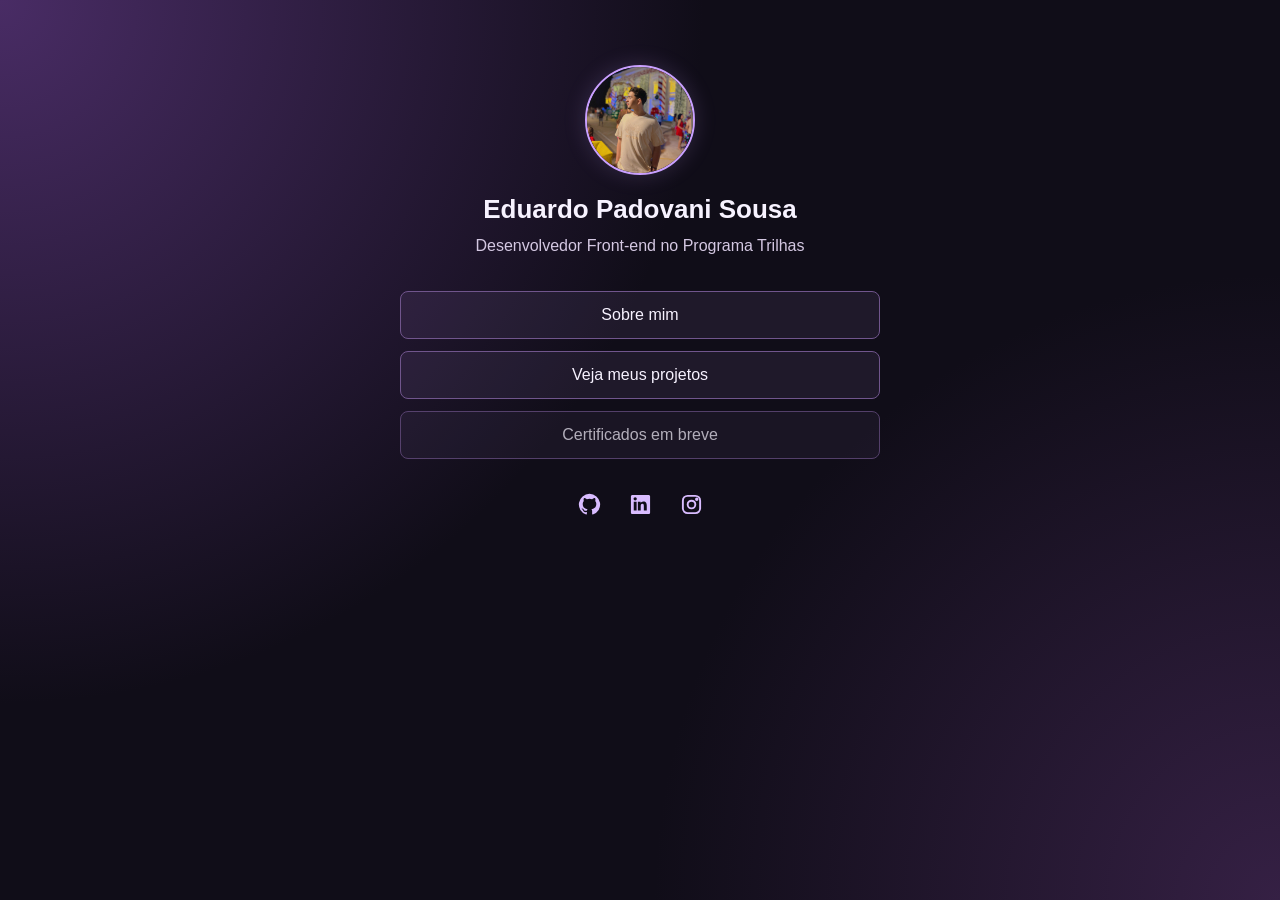
<file: index.html>
<!DOCTYPE html>
<html lang="pt-BR">
<head>
    <meta charset="UTF-8">
    <meta name="viewport" content="width=device-width, initial-scale=1.0">
    <meta name="description" content="Portfólio de Eduardo Padovani Sousa, estudante de desenvolvimento Front-end.">
    <title>Eduardo Padovani | Portfólio</title>
    <link rel="stylesheet" href="style.css">
</head>
<body>

    <main class="container">

        <header class="perfil">
            <img src="img/perfil.jpg.jpeg"
                 alt="Foto de Eduardo Padovani Sousa"
                 class="foto-perfil">

            <h1>Eduardo Padovani Sousa</h1>
            <p>Desenvolvedor Front-end no Programa Trilhas</p>
        </header>

        <nav class="botoes" aria-label="Menu principal">
            <a href="sobre.html" class="botao">Sobre mim</a>
            <a href="projetos.html" class="botao">Veja meus projetos</a>
            
<a href="#" class="botao" aria-disabled="true"
   onclick="return false;"
   style="opacity: 0.7; cursor: default;">
    Certificados em breve
</a>

        </nav>

        
<footer class="redes">
    <!-- GitHub -->
    <a href="https://github.com/padovani-dev" target="_blank" rel="noopener noreferrer" aria-label="GitHub">
        <svg class="icone-social" viewBox="0 0 24 24" fill="currentColor">
            <path d="M12 .9a11.1 11.1 0 0 0-3.51 21.63c.55.1.76-.24.76-.54v-2.1c-3.1.67-3.76-1.32-3.76-1.32-.5-1.29-1.23-1.63-1.23-1.63-1.01-.69.08-.68.08-.68 1.12.08 1.71 1.15 1.71 1.15 1 1.71 2.62 1.22 3.26.93.1-.72.39-1.22.71-1.5-2.48-.28-5.09-1.24-5.09-5.53 0-1.22.44-2.22 1.15-3-.12-.28-.5-1.42.11-2.96 0 0 .94-.3 3.05 1.15a10.6 10.6 0 0 1 5.55 0c2.11-1.45 3.05-1.15 3.05-1.15.61 1.54.23 2.68.11 2.96.72.78 1.15 1.78 1.15 3 0 4.3-2.61 5.25-5.1 5.52.4.35.75 1.03.75 2.08v3.08c0 .3.2.65.77.54A11.1 11.1 0 0 0 12 .9Z"/>
        </svg>
    </a>

    <!-- LinkedIn -->
    <a href="https://www.linkedin.com/in/eduardo-padovani-6b62aa445/" target="_blank" rel="noopener noreferrer" aria-label="LinkedIn">
        <svg class="icone-social" viewBox="0 0 24 24" fill="currentColor">
            <path d="M20.45 2H3.55C2.69 2 2 2.68 2 3.52v16.96c0 .84.69 1.52 1.55 1.52h16.9c.86 0 1.55-.68 1.55-1.52V3.52c0-.84-.69-1.52-1.55-1.52ZM7.93 18.34H4.96V9.02h2.97v9.32ZM6.45 7.75a1.72 1.72 0 1 1 0-3.44 1.72 1.72 0 0 1 0 3.44Zm12 10.59h-2.97v-4.53c0-1.08-.02-2.47-1.51-2.47-1.51 0-1.74 1.18-1.74 2.39v4.61H9.26V9.02h2.85v1.27h.04c.4-.73 1.37-1.51 2.82-1.51 3.01 0 3.57 1.98 3.57 4.56v5Z"/>
        </svg>
    </a>

    <!-- Instagram -->
    <a href="https://www.instagram.com/e.padovani_/" target="_blank" rel="noopener noreferrer" aria-label="Instagram">
        <svg class="icone-social" viewBox="0 0 24 24" fill="none" stroke="currentColor" stroke-width="2" stroke-linecap="round" stroke-linejoin="round">
            <rect x="3" y="3" width="18" height="18" rx="5"/>
            <circle cx="12" cy="12" r="4"/>
            <circle cx="17.5" cy="6.5" r="0.8" fill="currentColor"/>
        </svg>
    </a>
</footer>


    </main>

</body>
</html>
</file>
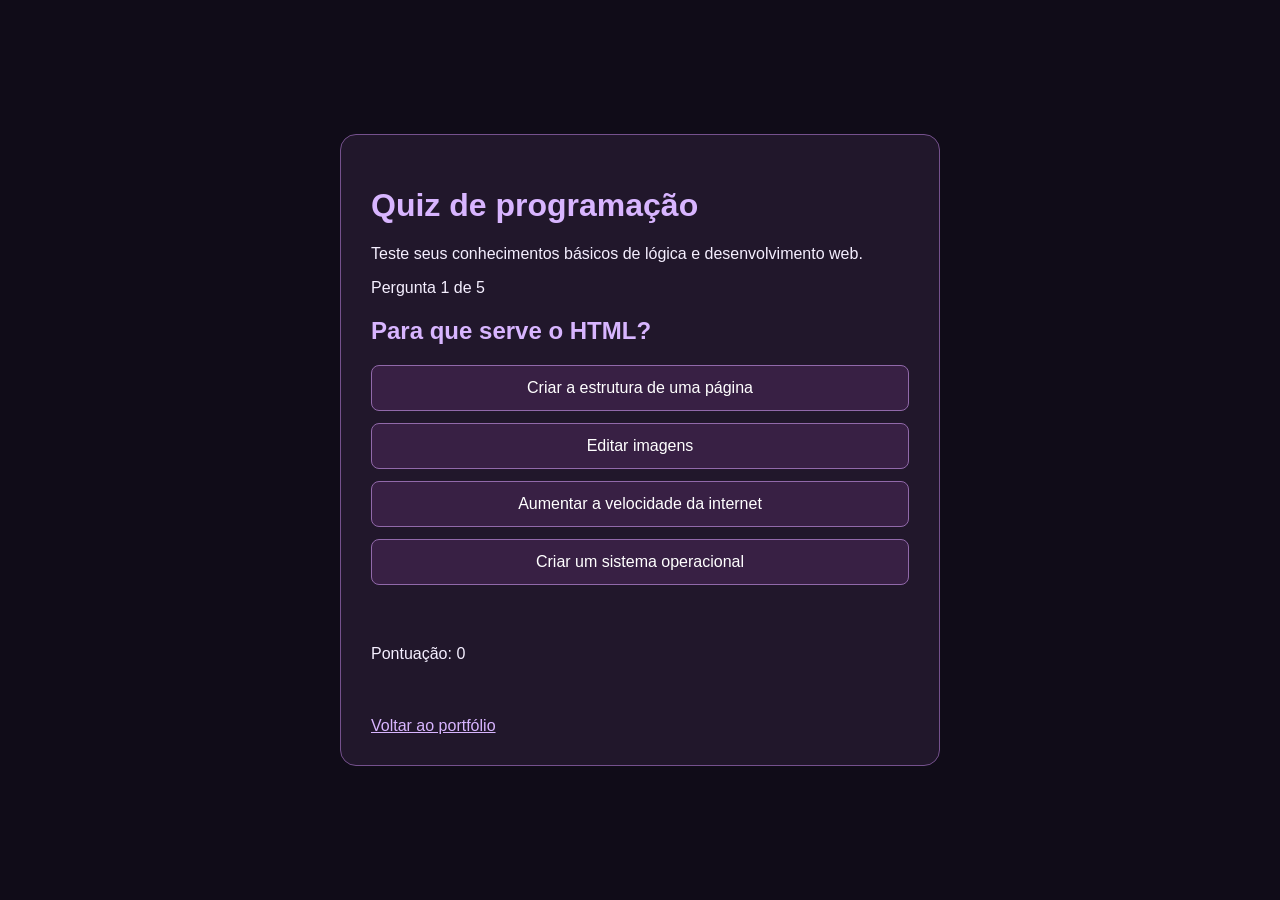
<file: logica.html>
<!DOCTYPE html>
<html lang="pt-BR">
<head>
    <meta charset="UTF-8">
    <meta name="viewport" content="width=device-width, initial-scale=1.0">
    <title>Quiz de programação</title>

    <style>
        * { box-sizing: border-box; }

        body {
            margin: 0;
            min-height: 100vh;
            display: flex;
            justify-content: center;
            align-items: center;
            padding: 20px;
            font-family: Arial, sans-serif;
            background: #100c18;
            color: #f5efff;
        }

        .quiz {
            width: 100%;
            max-width: 600px;
            padding: 30px;
            border: 1px solid #75518d;
            border-radius: 16px;
            background: #21172b;
        }

        h1, h2 { color: #d8b5ff; }

        .alternativas {
            display: grid;
            gap: 12px;
            margin: 20px 0;
        }

        button {
            padding: 13px;
            border: 1px solid #9169aa;
            border-radius: 8px;
            background: #382044;
            color: white;
            font-size: 16px;
            cursor: pointer;
        }

        button:hover:not(:disabled) { background: #65427c; }
        button:disabled { cursor: default; opacity: .8; }

        #feedback {
            min-height: 24px;
            line-height: 1.5;
        }

        .correta { border-color: #62d99b; }
        .errada { border-color: #ff8585; }

        .voltar {
            display: inline-block;
            margin-top: 20px;
            color: #d8b5ff;
        }
    </style>
</head>

<body>
    <main class="quiz">
        <h1>Quiz de programação</h1>
        <p>Teste seus conhecimentos básicos de lógica e desenvolvimento web.</p>

        <p id="progresso"></p>
        <h2 id="pergunta"></h2>

        <div id="alternativas" class="alternativas"></div>

        <p id="feedback" aria-live="polite"></p>
        <p id="pontuacao"></p>

        <button id="proximo" hidden>Próxima pergunta</button>
        <button id="reiniciar" hidden>Jogar novamente</button>

        <br>
        <a class="voltar" href="index.html">Voltar ao portfólio</a>
    </main>

    <script>
        const perguntas = [
            {
                pergunta: "Para que serve o HTML?",
                alternativas: [
                    "Criar a estrutura de uma página",
                    "Editar imagens",
                    "Aumentar a velocidade da internet",
                    "Criar um sistema operacional"
                ],
                correta: 0
            },
            {
                pergunta: "Qual tecnologia é usada para estilizar páginas?",
                alternativas: ["Python", "CSS", "SQL", "HTML apenas"],
                correta: 1
            },
            {
                pergunta: "O que é uma variável?",
                alternativas: [
                    "Um tipo de computador",
                    "Uma página da internet",
                    "Um espaço para armazenar um valor",
                    "Um erro de programação"
                ],
                correta: 2
            },
            {
                pergunta: "Para que serve uma condição IF?",
                alternativas: [
                    "Para criar imagens",
                    "Para testar uma condição",
                    "Para desligar o computador",
                    "Para apagar todos os dados"
                ],
                correta: 1
            },
            {
                pergunta: "O que é um algoritmo?",
                alternativas: [
                    "Uma sequência de passos para resolver um problema",
                    "Uma linguagem de marcação",
                    "Um componente físico",
                    "Um tipo de monitor"
                ],
                correta: 0
            }
        ];

        let indice = 0;
        let pontos = 0;
        let respondeu = false;

        const perguntaEl = document.getElementById("pergunta");
        const alternativasEl = document.getElementById("alternativas");
        const feedbackEl = document.getElementById("feedback");
        const progressoEl = document.getElementById("progresso");
        const pontuacaoEl = document.getElementById("pontuacao");
        const proximoBtn = document.getElementById("proximo");
        const reiniciarBtn = document.getElementById("reiniciar");

        function mostrarPergunta() {
            respondeu = false;
            const atual = perguntas[indice];

            progressoEl.textContent =
                `Pergunta ${indice + 1} de ${perguntas.length}`;

            perguntaEl.textContent = atual.pergunta;
            alternativasEl.replaceChildren();
            feedbackEl.textContent = "";
            pontuacaoEl.textContent = `Pontuação: ${pontos}`;
            proximoBtn.hidden = true;
            reiniciarBtn.hidden = true;

            atual.alternativas.forEach((texto, i) => {
                const botao = document.createElement("button");
                botao.textContent = texto;
                botao.addEventListener("click", () => verificarResposta(i));
                alternativasEl.appendChild(botao);
            });
        }

        function verificarResposta(escolha) {
            if (respondeu) return;
            respondeu = true;

            const correta = perguntas[indice].correta;
            const botoes = alternativasEl.querySelectorAll("button");

            botoes.forEach((botao, i) => {
                botao.disabled = true;
                if (i === correta) botao.classList.add("correta");
                if (i === escolha && i !== correta) {
                    botao.classList.add("errada");
                }
            });

            if (escolha === correta) {
                pontos++;
                feedbackEl.textContent = "Resposta correta! Muito bem!";
            } else {
                feedbackEl.textContent =
                    "Não foi dessa vez. A resposta correta está destacada.";
            }

            pontuacaoEl.textContent = `Pontuação: ${pontos}`;
            proximoBtn.hidden = false;

            if (indice === perguntas.length - 1) {
                proximoBtn.textContent = "Ver resultado";
            } else {
                proximoBtn.textContent = "Próxima pergunta";
            }
        }

        proximoBtn.addEventListener("click", () => {
            if (indice < perguntas.length - 1) {
                indice++;
                mostrarPergunta();
            } else {
                mostrarResultado();
            }
        });

        function mostrarResultado() {
            perguntaEl.textContent = "Quiz concluído!";
            progressoEl.textContent = "Você terminou todas as perguntas.";
            alternativasEl.replaceChildren();
            feedbackEl.textContent =
                pontos === perguntas.length
                    ? "Excelente! Você acertou todas!"
                    : "Continue praticando para melhorar seus conhecimentos!";
            pontuacaoEl.textContent =
                `Resultado final: ${pontos} de ${perguntas.length} pontos.`;

            proximoBtn.hidden = true;
            reiniciarBtn.hidden = false;
        }

        reiniciarBtn.addEventListener("click", () => {
            indice = 0;
            pontos = 0;
            proximoBtn.textContent = "Próxima pergunta";
            mostrarPergunta();
        });

        mostrarPergunta();
    </script>
</body>
</html>
</file>
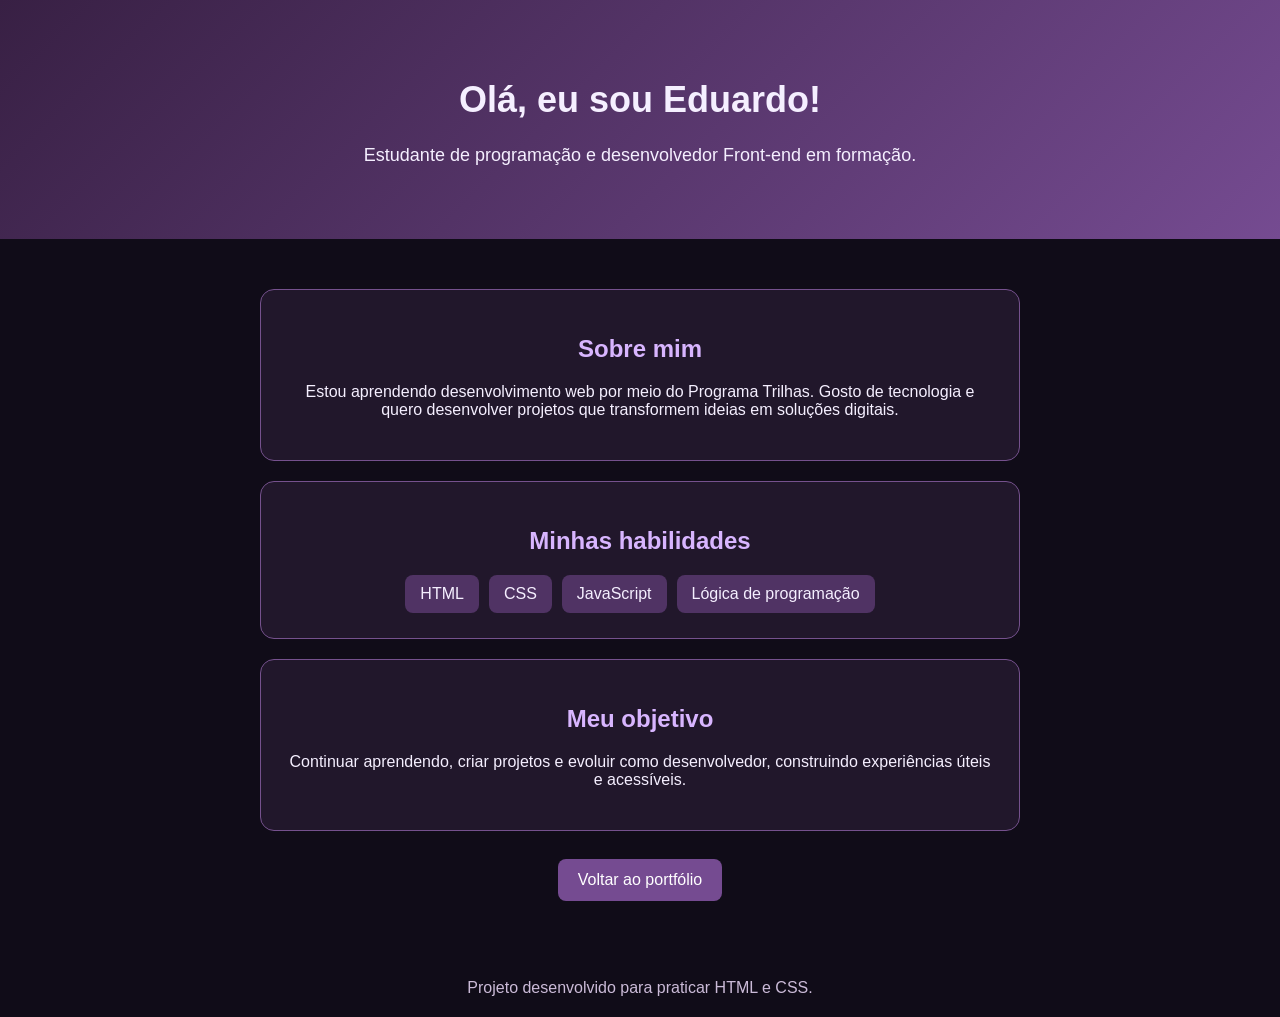
<file: meu-site.html>
<!DOCTYPE html>
<html lang="pt-BR">
<head>
    <meta charset="UTF-8">
    <meta name="viewport" content="width=device-width, initial-scale=1.0">
    <title>Meu primeiro site</title>

    <style>
        * { box-sizing: border-box; }

        body {
            margin: 0;
            font-family: Arial, sans-serif;
            background: #100c18;
            color: #f5efff;
            text-align: center;
        }

        header {
            padding: 55px 20px;
            background: linear-gradient(135deg, #382044, #754b91);
        }

        header h1 { font-size: 36px; }
        header p { font-size: 18px; }

        main {
            max-width: 800px;
            margin: 30px auto;
            padding: 20px;
        }

        section {
            background: #21172b;
            border: 1px solid #75518d;
            border-radius: 14px;
            padding: 25px;
            margin-bottom: 20px;
        }

        h2 { color: #d8b5ff; }

        .habilidades {
            display: flex;
            justify-content: center;
            flex-wrap: wrap;
            gap: 10px;
        }

        .habilidades span {
            background: #503364;
            padding: 10px 15px;
            border-radius: 8px;
        }

        a {
            display: inline-block;
            margin: 8px;
            padding: 12px 20px;
            border-radius: 8px;
            background: #754b91;
            color: white;
            text-decoration: none;
        }

        a:hover { background: #9367b0; }

        footer {
            padding: 20px;
            color: #cbbbd8;
        }
    </style>
</head>

<body>
    <header>
        <h1>Olá, eu sou Eduardo!</h1>
        <p>Estudante de programação e desenvolvedor Front-end em formação.</p>
    </header>

    <main>
        <section>
            <h2>Sobre mim</h2>
            <p>
                Estou aprendendo desenvolvimento web por meio do Programa
                Trilhas. Gosto de tecnologia e quero desenvolver projetos
                que transformem ideias em soluções digitais.
            </p>
        </section>

        <section>
            <h2>Minhas habilidades</h2>
            <div class="habilidades">
                <span>HTML</span>
                <span>CSS</span>
                <span>JavaScript</span>
                <span>Lógica de programação</span>
            </div>
        </section>

        <section>
            <h2>Meu objetivo</h2>
            <p>
                Continuar aprendendo, criar projetos e evoluir como
                desenvolvedor, construindo experiências úteis e acessíveis.
            </p>
        </section>

        <a href="index.html">Voltar ao portfólio</a>
    </main>

    <footer>
        Projeto desenvolvido para praticar HTML e CSS.
    </footer>
</body>
</html>
</file>
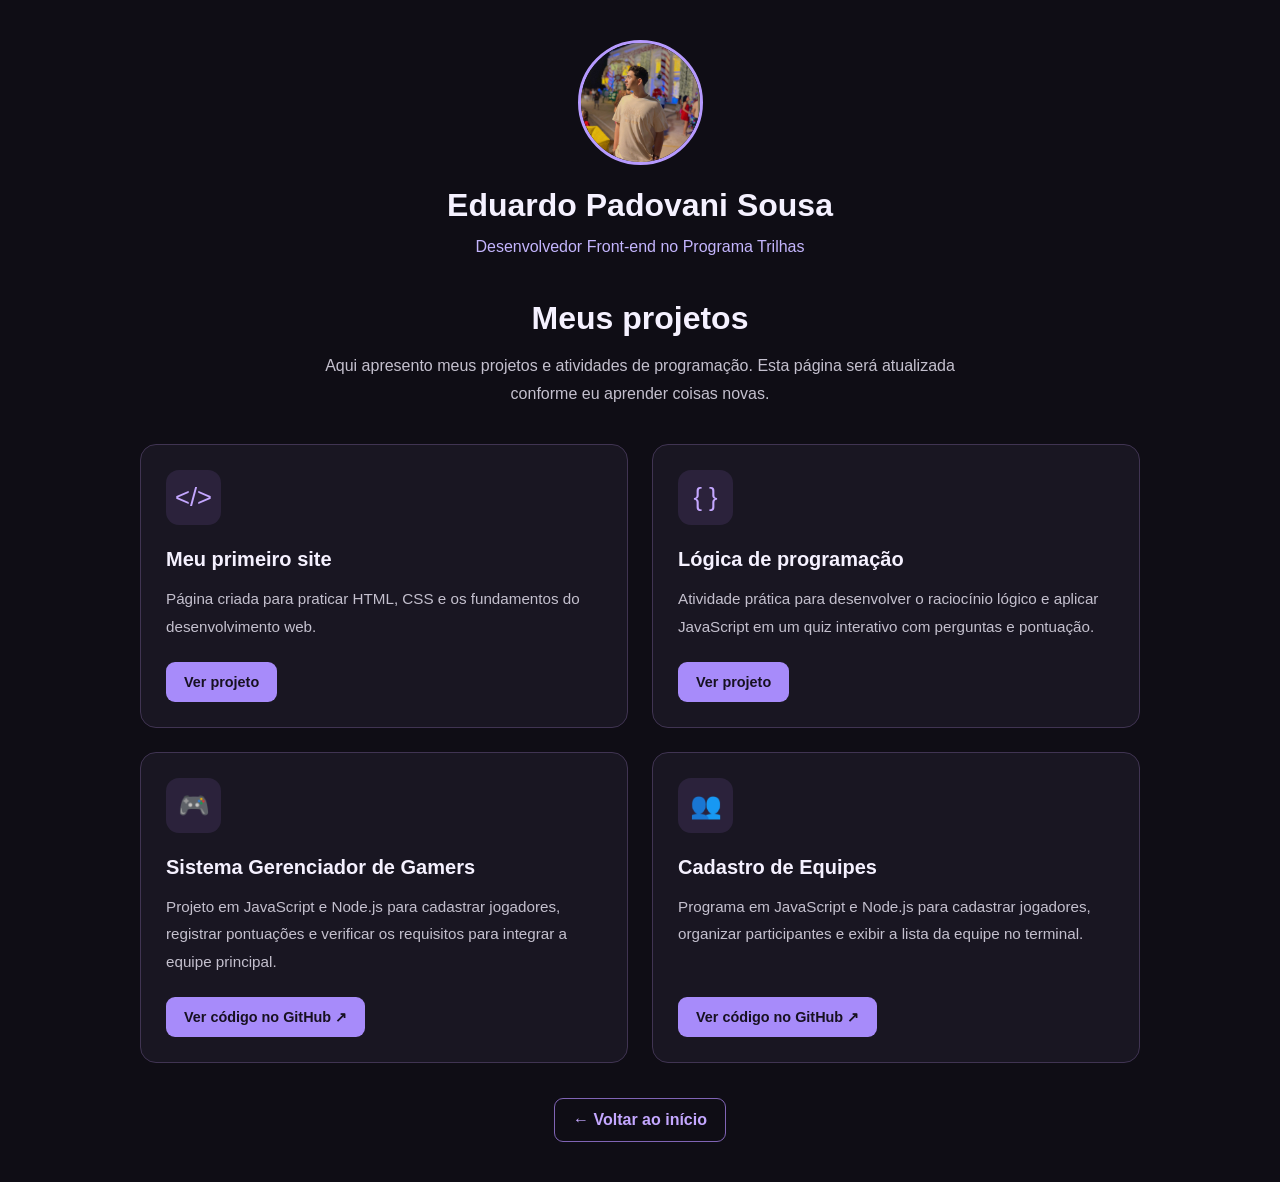
<file: projetos.html>
<!DOCTYPE html>
<html lang="pt-BR">
<head>
    <meta charset="UTF-8">
    <meta name="viewport" content="width=device-width, initial-scale=1.0">

    <title>Meus Projetos | Eduardo Padovani</title>

    <style>
        * {
            margin: 0;
            padding: 0;
            box-sizing: border-box;
        }

        body {
            font-family: Arial, Helvetica, sans-serif;
            background: #0f0d15;
            color: #f5f1ff;
            min-height: 100vh;
            padding: 40px 20px;
        }

        .container {
            width: 100%;
            max-width: 1000px;
            margin: 0 auto;
        }

        .perfil {
            text-align: center;
            margin-bottom: 40px;
        }

        .foto-perfil {
            width: 125px;
            height: 125px;
            object-fit: cover;
            border-radius: 50%;
            border: 3px solid #b69aff;
            margin-bottom: 18px;
        }

        .perfil h1 {
            font-size: 2rem;
            margin-bottom: 10px;
        }

        .perfil p {
            color: #c4b5fd;
            line-height: 1.6;
        }

        .conteudo h2 {
            text-align: center;
            font-size: 2rem;
            margin-bottom: 15px;
        }

        .introducao {
            text-align: center;
            color: #c4c0ce;
            line-height: 1.8;
            max-width: 650px;
            margin: 0 auto 35px;
        }

        .projetos {
            display: grid;
            grid-template-columns: repeat(2, minmax(0, 1fr));
            gap: 24px;
        }

        .card-projeto {
            display: flex;
            flex-direction: column;
            align-items: flex-start;
            background: #191622;
            border: 1px solid #403452;
            border-radius: 16px;
            padding: 25px;
            transition: transform 0.25s ease,
                        border-color 0.25s ease;
        }

        .card-projeto:hover {
            transform: translateY(-5px);
            border-color: #b69aff;
        }

        .imagem-projeto {
            display: flex;
            align-items: center;
            justify-content: center;
            width: 55px;
            height: 55px;
            background: #2b223b;
            border-radius: 13px;
            color: #c4a7ff;
            font-size: 1.6rem;
            margin-bottom: 20px;
        }

        .texto-projeto {
            display: flex;
            flex-direction: column;
            align-items: flex-start;
            flex: 1;
            width: 100%;
        }

        .texto-projeto h3 {
            font-size: 1.25rem;
            line-height: 1.4;
            margin-bottom: 12px;
        }

        .texto-projeto p {
            color: #c4c0ce;
            font-size: 0.95rem;
            line-height: 1.8;
            margin-bottom: 22px;
        }

        .botao {
            display: inline-block;
            text-align: center;
            background: #a78bfa;
            color: #171121;
            padding: 12px 18px;
            border-radius: 9px;
            text-decoration: none;
            font-weight: bold;
            transition: background 0.25s ease,
                        transform 0.25s ease;
        }

        .botao:hover {
            background: #c4b5fd;
            transform: translateY(-2px);
        }

        .botao-menor {
            margin-top: auto;
            font-size: 0.9rem;
        }

        .voltar {
            display: block;
            width: fit-content;
            margin: 35px auto 0;
            background: transparent;
            color: #c4a7ff;
            border: 1px solid #8064b5;
        }

        .voltar:hover {
            background: #29213a;
            color: #ffffff;
        }

        @media (max-width: 650px) {
            body {
                padding: 30px 16px;
            }

            .perfil h1 {
                font-size: 1.65rem;
            }

            .conteudo h2 {
                font-size: 1.7rem;
            }

            .projetos {
                grid-template-columns: 1fr;
            }

            .card-projeto {
                padding: 22px;
            }
        }
    </style>
</head>

<body>

    <main class="container">

        <header class="perfil">
            <img
                src="img/perfil.jpg.jpeg"
                alt="Foto de Eduardo Padovani Sousa"
                class="foto-perfil"
            >

            <h1>Eduardo Padovani Sousa</h1>

            <p>Desenvolvedor Front-end no Programa Trilhas</p>
        </header>

        <section class="conteudo">

            <h2>Meus projetos</h2>

            <p class="introducao">
                Aqui apresento meus projetos e atividades de programação.
                Esta página será atualizada conforme eu aprender coisas novas.
            </p>

            <div class="projetos">

                <!-- Projeto 1 -->
                <article class="card-projeto">

                    <div class="imagem-projeto" aria-hidden="true">
                        &lt;/&gt;
                    </div>

                    <div class="texto-projeto">
                        <h3>Meu primeiro site</h3>

                        <p>
                            Página criada para praticar HTML, CSS e os
                            fundamentos do desenvolvimento web.
                        </p>

                        <a
                            href="meu-site.html"
                            class="botao botao-menor"
                        >
                            Ver projeto
                        </a>
                    </div>

                </article>

                <!-- Projeto 2 -->
                <article class="card-projeto">

                    <div class="imagem-projeto" aria-hidden="true">
                        { }
                    </div>

                    <div class="texto-projeto">
                        <h3>Lógica de programação</h3>

                        <p>
                            Atividade prática para desenvolver o raciocínio
                            lógico e aplicar JavaScript em um quiz interativo
                            com perguntas e pontuação.
                        </p>

                        <a
                            href="logica.html"
                            class="botao botao-menor"
                        >
                            Ver projeto
                        </a>
                    </div>

                </article>

                <!-- Projeto 3 -->
                <article class="card-projeto">

                    <div class="imagem-projeto" aria-hidden="true">
                        🎮
                    </div>

                    <div class="texto-projeto">
                        <h3>Sistema Gerenciador de Gamers</h3>

                        <p>
                            Projeto em JavaScript e Node.js para cadastrar
                            jogadores, registrar pontuações e verificar
                            os requisitos para integrar a equipe principal.
                        </p>

                        <a
                            href="https://github.com/padovanieduardo977-ui/sistema-gerenciador-de-gamers."
                            target="_blank"
                            rel="noopener noreferrer"
                            class="botao botao-menor"
                        >
                            Ver código no GitHub ↗
                        </a>
                    </div>

                </article>

                <!-- Projeto 4 -->
                <article class="card-projeto">

                    <div class="imagem-projeto" aria-hidden="true">
                        👥
                    </div>

                    <div class="texto-projeto">
                        <h3>Cadastro de Equipes</h3>

                        <p>
                            Programa em JavaScript e Node.js para cadastrar
                            jogadores, organizar participantes e exibir
                            a lista da equipe no terminal.
                        </p>

                        <a
                            href="https://github.com/padovanieduardo977-ui/cadastro-de-equipes"
                            target="_blank"
                            rel="noopener noreferrer"
                            class="botao botao-menor"
                        >
                            Ver código no GitHub ↗
                        </a>
                    </div>

                </article>

            </div>

        </section>

        <a href="index.html" class="botao voltar">
            ← Voltar ao início
        </a>

    </main>

</body>
</html>
</file>
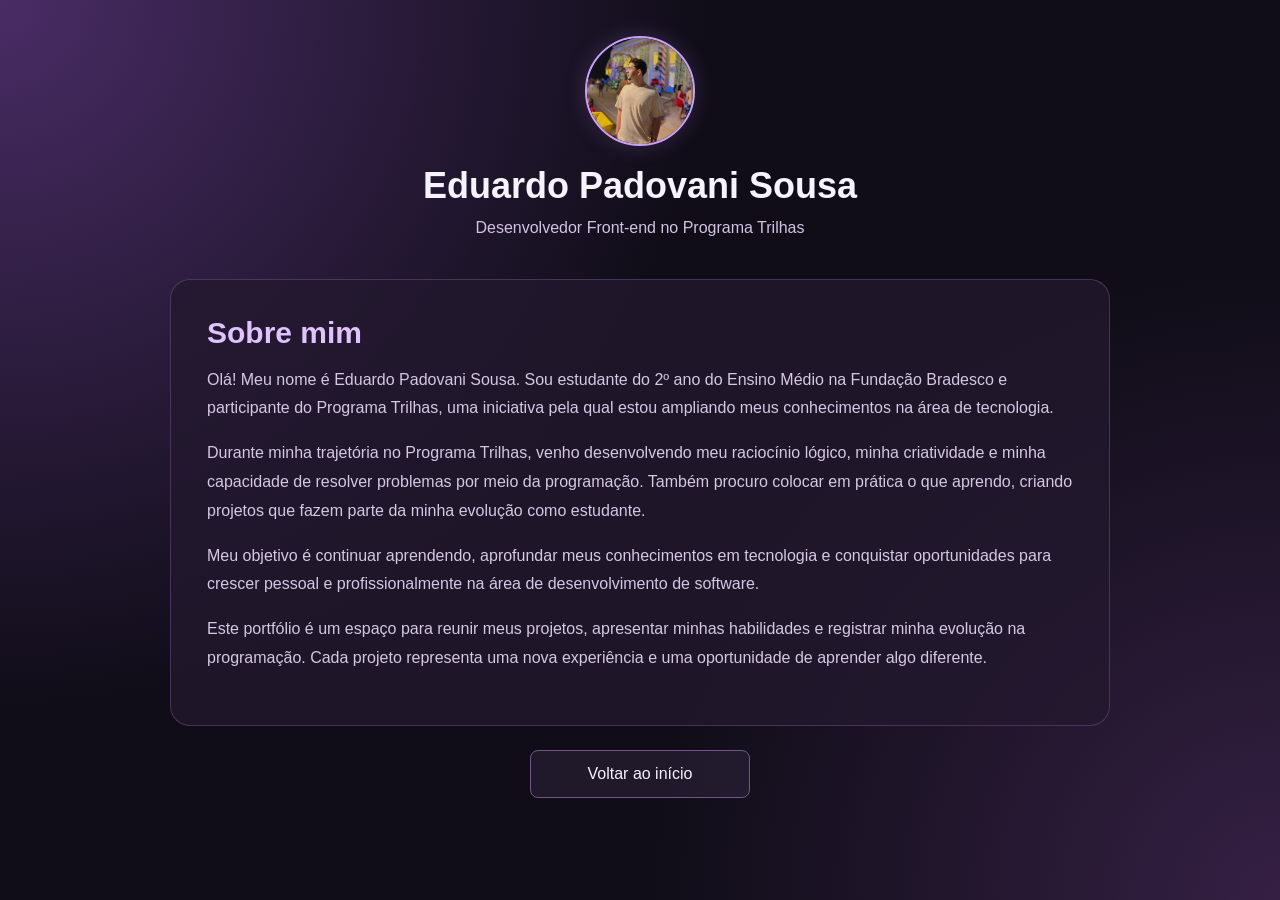
<file: sobre.html>
<!DOCTYPE html>
<html lang="pt-BR">
<head>
    <meta charset="UTF-8">
    <meta name="viewport" content="width=device-width, initial-scale=1.0">
    <title>Sobre mim | Eduardo Padovani</title>
    <link rel="stylesheet" href="style.css">
</head>
<body>

    <main class="container pagina-interna">

        <header class="perfil">
            <img src="img/perfil.jpg.jpeg"
                 alt="Foto de Eduardo Padovani Sousa"
                 class="foto-perfil">

            <h1>Eduardo Padovani Sousa</h1>
            <p>Desenvolvedor Front-end no Programa Trilhas</p>
        </header>

        <section class="conteudo">
            <h2>Sobre mim</h2>

            <p>
                Olá! Meu nome é Eduardo Padovani Sousa. Sou estudante do
        2º ano do Ensino Médio na Fundação Bradesco e participante
        do Programa Trilhas, uma iniciativa pela qual estou ampliando
        meus conhecimentos na área de tecnologia.
            </p>

            <p>
        Durante minha trajetória no Programa Trilhas, venho desenvolvendo
        meu raciocínio lógico, minha criatividade e minha capacidade
        de resolver problemas por meio da programação. Também procuro
        colocar em prática o que aprendo, criando projetos que fazem
        parte da minha evolução como estudante.
            </p>

            <p>
          Meu objetivo é continuar aprendendo, aprofundar meus conhecimentos
        em tecnologia e conquistar oportunidades para crescer pessoal
        e profissionalmente na área de desenvolvimento de software.
            </p>
            
            <p>
        Este portfólio é um espaço para reunir meus projetos, apresentar
        minhas habilidades e registrar minha evolução na programação.
        Cada projeto representa uma nova experiência e uma oportunidade
        de aprender algo diferente.
    </p>
        </section>

        <a href="index.html" class="botao voltar">
            Voltar ao início
        </a>

    </main>

</body>
</html>
</file>
<file: style.css>
/* =================================
   CONFIGURAÇÕES GERAIS
================================= */

* {
    box-sizing: border-box;
}

body {
    margin: 0;
    min-height: 100vh;
    font-family: Arial, Helvetica, sans-serif;
    color: #f7f2ff;

    background:
        radial-gradient(
            circle at top left,
            #492c65,
            transparent 45%
        ),
        radial-gradient(
            circle at bottom right,
            #352044,
            transparent 40%
        ),
        #100d18;
}

/* =================================
   CONTEÚDO PRINCIPAL
================================= */

.container {
    width: 100%;
    max-width: 940px;
    min-height: 100vh;
    margin: 0 auto;
    padding: 65px 20px 45px;

    display: flex;
    flex-direction: column;
    align-items: center;
}

/* =================================
   FOTO E PERFIL
================================= */

.perfil {
    width: 100%;
    text-align: center;
}

.foto-perfil {
    width: 110px;
    height: 110px;

    border-radius: 50%;
    border: 2px solid #c9a0ff;

    object-fit: cover;
    background-color: #241831;

    box-shadow: 0 0 22px rgba(201, 160, 255, 0.18);
}

.perfil h1 {
    margin: 15px 0 8px;
    font-size: 26px;
    font-weight: 600;
}

.perfil p {
    margin: 0;
    color: #d4c8e2;
    line-height: 1.6;
}

/* =================================
   BOTÕES DA PÁGINA INICIAL
================================= */

.botoes {
    width: 100%;
    max-width: 480px;

    display: flex;
    flex-direction: column;
    gap: 12px;

    margin-top: 32px;
}

.botao {
    display: block;
    width: 100%;
    padding: 14px 18px;

    border: 1px solid #70558c;
    border-radius: 8px;

    color: #f7f2ff;
    background-color: rgba(201, 160, 255, 0.08);

    text-align: center;
    text-decoration: none;
    font-size: 16px;

    transition: background-color 0.2s,
                border-color 0.2s,
                transform 0.2s;
}

.botao:hover {
    background-color: #49315f;
    border-color: #c9a0ff;
    transform: translateY(-2px);
}

/* =================================
   ÍCONES DO GITHUB E LINKEDIN
================================= */

.redes {
    display: flex;
    align-items: center;
    justify-content: center;
    gap: 28px;

    margin-top: 34px;
}

.redes a {
    display: inline-flex;
    align-items: center;
    justify-content: center;

    color: #d9bcff;
    text-decoration: none;
}

.icone-social {
    display: block;
    width: 23px;
    height: 23px;

    color: #d9bcff;

    transition: transform 0.2s,
                color 0.2s;
}

.redes a:hover .icone-social {
    color: #ffffff;
    transform: scale(1.15);
}

/* =================================
   PÁGINAS INTERNAS
================================= */

.pagina-interna {
    padding-top: 38px;
}

.conteudo {
    width: 100%;
    max-width: 720px;

    margin-top: 32px;
    padding: 26px;

    border: 1px solid #70558c;
    border-radius: 12px;

    background-color: rgba(35, 25, 49, 0.9);
}

.conteudo h2 {
    margin-top: 0;
    color: #d9bcff;
    text-align: center;
}

.conteudo p {
    color: #d4c8e2;
    line-height: 1.8;
}

.introducao {
    text-align: center;
}

/* =================================
   CARTÕES DOS PROJETOS
================================= */

.projetos {
    display: grid;
    grid-template-columns: repeat(2, minmax(0, 1fr));
    gap: 18px;

    margin-top: 25px;
}

.card-projeto {
    overflow: hidden;

    border: 1px solid #70558c;
    border-radius: 10px;

    background-color: #191322;
}

.imagem-projeto {
    min-height: 130px;

    display: flex;
    align-items: center;
    justify-content: center;

    color: #eadbff;
    background: linear-gradient(135deg, #342047, #76519a);

    font-size: 40px;
    font-weight: bold;
}

.texto-projeto {
    padding: 16px;
}

.texto-projeto h3 {
    margin-top: 0;
    color: #f7f2ff;
}

.texto-projeto p {
    font-size: 14px;
}

.botao-menor {
    margin-top: 15px;
    padding: 10px;
}

.voltar {
    width: 100%;
    max-width: 480px;
    margin-top: 22px;
}

/* =================================
   ADAPTAÇÃO PARA CELULARES
================================= */

@media (max-width: 600px) {
    .container {
        padding: 40px 16px;
    }

    .perfil h1 {
        font-size: 22px;
    }

    .projetos {
        grid-template-columns: 1fr;
    }

    .conteudo {
        padding: 20px;
    }

    .perfil p {
        font-size: 14px;
    }
}

/* ===== NOVO VISUAL DA PÁGINA DE PROJETOS ===== */

.pagina-interna {
    width: min(1100px, 92%);
    margin: 0 auto;
    padding: 36px 0 50px;
}

.pagina-interna .perfil {
    text-align: center;
    margin-bottom: 38px;
}

.pagina-interna .perfil h1 {
    margin-bottom: 8px;
    font-size: clamp(26px, 4vw, 36px);
}

.pagina-interna .perfil p {
    margin-top: 0;
    color: #d2c3e5;
}

.pagina-interna .conteudo {
    width: 100%;
    max-width: 1000px;
    margin: 0 auto;
    padding: 36px;
    background: rgba(35, 25, 47, 0.78);
    border: 1px solid rgba(190, 145, 230, 0.24);
    border-radius: 20px;
}

.pagina-interna .conteudo > h2 {
    margin: 0 0 12px;
    text-align: left;
    font-size: 30px;
    color: #dfc2ff;
}

.pagina-interna .introducao {
    max-width: 650px;
    margin: 0 0 30px;
    color: #cfc3dc;
    line-height: 1.8;
    text-align: left;
}

.pagina-interna .projetos {
    display: grid;
    grid-template-columns: repeat(2, minmax(0, 1fr));
    gap: 24px;
    align-items: stretch;
}

.pagina-interna .card-projeto {
    display: flex;
    flex-direction: column;
    min-width: 0;
    overflow: hidden;
    background: #17111f;
    border: 1px solid #493456;
    border-radius: 16px;
    transition: transform 0.25s ease, border-color 0.25s ease;
}

.pagina-interna .card-projeto:hover {
    transform: translateY(-5px);
    border-color: #b78cda;
}

.pagina-interna .imagem-projeto {
    display: flex;
    align-items: center;
    justify-content: center;
    min-height: 165px;
    background: linear-gradient(135deg, #392448, #674582);
    color: #f0ddff;
    font-size: 46px;
    font-weight: bold;
}

.pagina-interna .texto-projeto {
    display: flex;
    flex-direction: column;
    flex: 1;
    align-items: stretch;
    padding: 24px;
}

.pagina-interna .texto-projeto h3 {
    margin: 0 0 14px;
    color: #f6efff;
    font-size: 21px;
}

.pagina-interna .texto-projeto p {
    margin: 0 0 24px;
    color: #cfc5d8;
    line-height: 1.8;
}

.pagina-interna .botao-menor {
    display: block;
    width: 100%;
    margin-top: auto;
    padding: 13px 18px;
    text-align: center;
    text-decoration: none;
    color: #fff;
    background: #674582;
    border: 1px solid #8662a3;
    border-radius: 9px;
    transition: background 0.2s ease, transform 0.2s ease;
}

.pagina-interna .botao-menor:hover {
    background: #8057a1;
    transform: translateY(-2px);
}

.pagina-interna .voltar {
    display: block;
    width: fit-content;
    min-width: 220px;
    margin: 24px auto 0;
    text-align: center;
}

/* Ajuste para celulares */
@media (max-width: 700px) {
    .pagina-interna {
        width: 94%;
        padding-top: 24px;
    }

    .pagina-interna .conteudo {
        padding: 22px 16px;
    }

    .pagina-interna .conteudo > h2 {
        font-size: 26px;
    }

    .pagina-interna .projetos {
        grid-template-columns: 1fr;
        gap: 18px;
    }

    .pagina-interna .imagem-projeto {
        min-height: 130px;
    }

    .pagina-interna .texto-projeto {
        padding: 20px;
    }

    .pagina-interna .voltar {
        width: 100%;
    }
}
</file>
